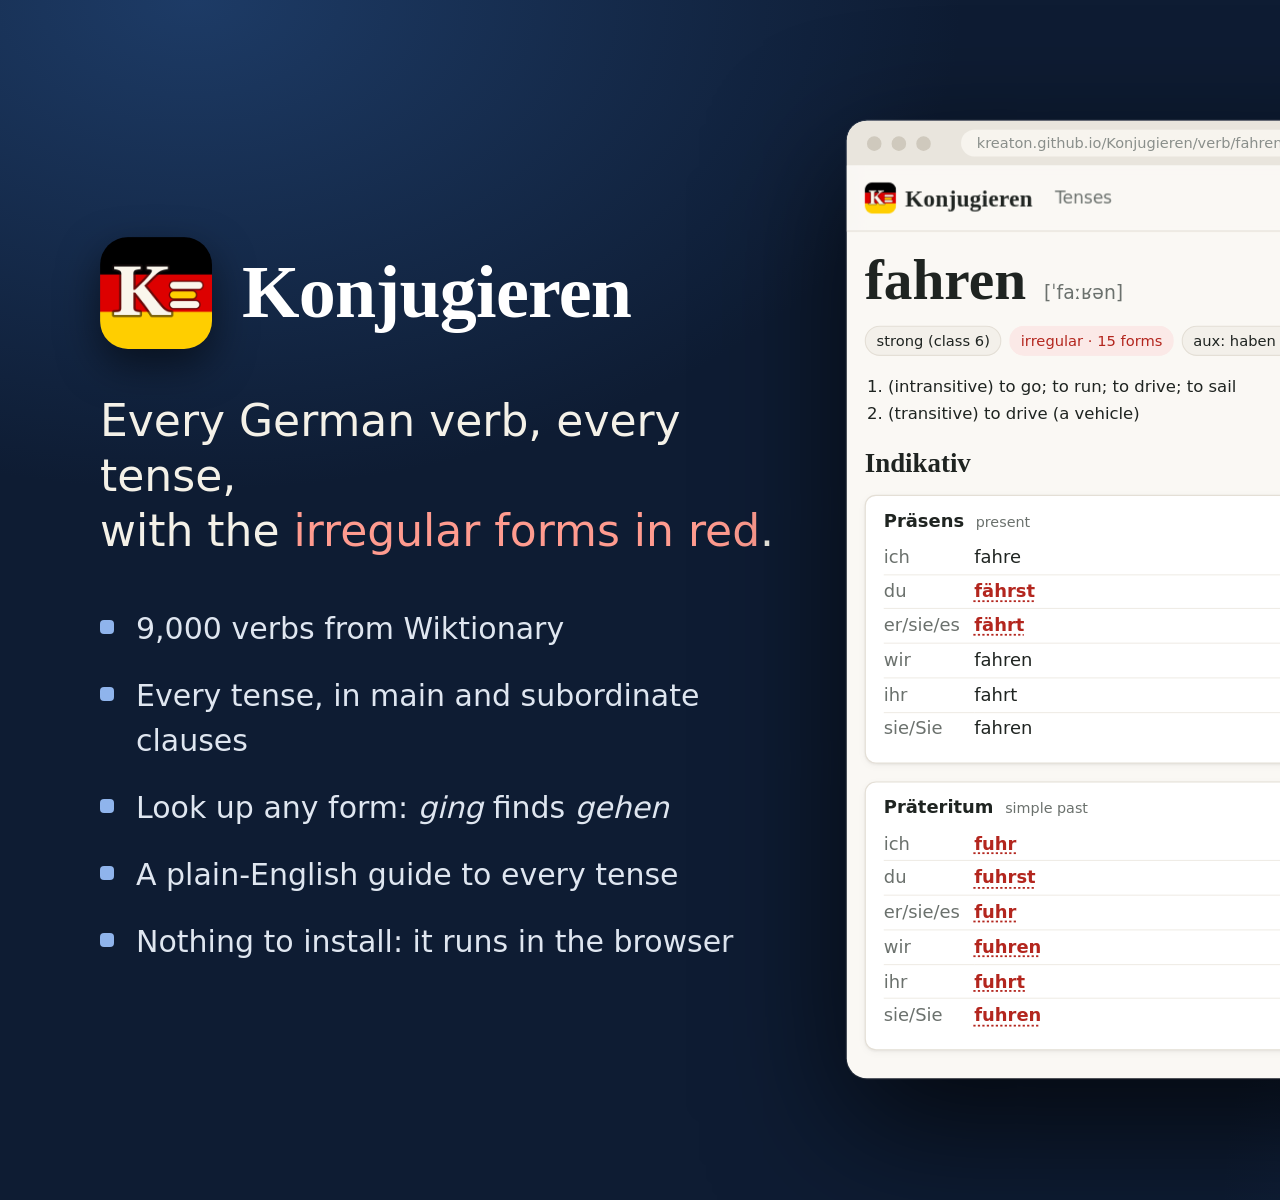
<file: tools/banner.html>
<!DOCTYPE html>
<!--
  The README banner (images/banner.png), 1920x1200. The window shows the app's own markup (a snapshot of
  /verb/fahren) styled by its own stylesheet.
  Render it with:  powershell -File tools\make-banner.ps1
-->
<html lang="en">
<head>
<meta charset="utf-8" />
<title>Konjugieren banner</title>
<link rel="stylesheet" href="../src/Konjugieren/wwwroot/css/app.css" />
<style>
    html, body { width: 1920px; height: 1200px; overflow: hidden; }
    body {
        margin: 0;
        background:
            radial-gradient(1000px 800px at 100% 100%, #3462a455, transparent 70%),
            radial-gradient(1100px 700px at 10% 0%, #1d3b66, transparent 70%),
            #0e1c33;
        display: flex;
        align-items: center;
        justify-content: space-between;
        padding: 0 110px 0 100px;
        box-sizing: border-box;
        color: #f4f1e8;
    }

    .pitch { max-width: 720px; color: #f4f1e8; }
    .pitch .brand { display: flex; align-items: center; gap: 30px; }
    .pitch .brand img { width: 112px; height: 112px; border-radius: 28px; box-shadow: 0 16px 40px #0008; }
    .pitch .brand h1 { margin: 0; font-family: var(--serif); font-size: 74px; font-weight: 700; letter-spacing: -0.01em; color: #fff; }
    .tagline { margin: 44px 0 0; font-size: 44px; line-height: 1.25; color: #f4f1e8; }
    .tagline em { font-style: normal; color: #ff9b8f; }

    .features { margin: 48px 0 0; padding: 0; list-style: none; display: grid; gap: 22px; }
    .features li { position: relative; padding-left: 36px; font-size: 30px; color: #dfe6f0; }
    .features li::before {
        content: ""; position: absolute; left: 0; top: 14px;
        width: 14px; height: 14px; border-radius: 4px; background: #8fb4ec;
    }

    .window {
        flex: none;
        width: 860px;
        border-radius: 18px;
        overflow: hidden;
        background: var(--bg);
        box-shadow: 0 40px 120px #000b, 0 0 0 1px #ffffff22;
        transform: scale(1.12);
        transform-origin: right center;
    }
    .chrome { height: 40px; display: flex; align-items: center; gap: 9px; padding: 0 18px; background: #e9e5dd; }
    .chrome i { width: 13px; height: 13px; border-radius: 50%; background: #cfc9bd; }
    .chrome span { margin-left: 18px; flex: 1; height: 24px; border-radius: 12px; background: #f7f4ee; font: 13px var(--font); color: #8a8f8b; line-height: 24px; padding-left: 14px; }
    .window { color: var(--text); }
    .window .topbar { position: static; padding: .6rem 16px; }
    .window .page { padding-top: .2rem; padding-bottom: 1.6rem; }
    .window .definitions { white-space: pre-line; font-size: .92rem; }
    .window .cards { grid-template-columns: repeat(2, 1fr); }
    .window .mood h2 { margin-top: 0; }
</style>
</head>
<body>
<section class="pitch">
    <div class="brand">
        <img src="../src/Konjugieren/wwwroot/icons/icon-512.png" alt="" />
        <h1>Konjugieren</h1>
    </div>
    <p class="tagline">Every German verb, every tense,<br />with the <em>irregular forms in red</em>.</p>
    <ul class="features">
        <li>9,000 verbs from Wiktionary</li>
        <li>Every tense, in main and subordinate clauses</li>
        <li>Look up any form: <i>ging</i> finds <i>gehen</i></li>
        <li>A plain-English guide to every tense</li>
        <li>Nothing to install: it runs in the browser</li>
    </ul>
</section>

<div class="window">
<div class="chrome"><i></i><i></i><i></i><span>kreaton.github.io/Konjugieren/verb/fahren</span></div>
<header class="topbar"><a class="brand" href=""><img src="../src/Konjugieren/wwwroot/icons/icon-192.png" width="28" height="28" alt="">
        <span>Konjugieren</span></a>
    <nav class="nav"><a href="" class="nav-link">Tenses</a></nav><div class="search compact"><input type="search" placeholder="Search verb…"></div></header>
<main class="page"><article class="verb">
<header class="verb-head"><div class="title-row"><h1 lang="de">fahren</h1><span class="ipa">[ˈfaːʁən]</span></div><div class="badges"><span class="badge">strong (class 6)</span><span class="badge irr">irregular · 15 forms</span><span class="badge">aux: haben / sein</span></div></header>
<ol class="definitions"><li>(intransitive) to go; to run; to drive; to sail</li><li>(transitive) to drive (a vehicle)</li></ol>
<section class="mood"><h2><a href="">Indikativ</a></h2>
<div class="cards">
<div class="card"><h3><a href="">Präsens</a> <small>present</small></h3>
<table><tr><th scope="row">ich</th><td lang="de"><span>fahre</span></td></tr><tr><th scope="row">du</th><td lang="de"><span class="irr">fährst</span></td></tr><tr><th scope="row">er/sie/es</th><td lang="de"><span class="irr">fährt</span></td></tr><tr><th scope="row">wir</th><td lang="de"><span>fahren</span></td></tr><tr><th scope="row">ihr</th><td lang="de"><span>fahrt</span></td></tr><tr><th scope="row">sie/Sie</th><td lang="de"><span>fahren</span></td></tr></table></div>
<div class="card compound"><h3><a href="">Perfekt</a> <small>present perfect</small></h3>
<table><tr><th scope="row">ich</th><td lang="de"><span>habe/bin </span><span class="irr">gefahren</span></td></tr><tr><th scope="row">du</th><td lang="de"><span>hast/bist </span><span class="irr">gefahren</span></td></tr><tr><th scope="row">er/sie/es</th><td lang="de"><span>hat/ist </span><span class="irr">gefahren</span></td></tr><tr><th scope="row">wir</th><td lang="de"><span>haben/sind </span><span class="irr">gefahren</span></td></tr><tr><th scope="row">ihr</th><td lang="de"><span>habt/seid </span><span class="irr">gefahren</span></td></tr><tr><th scope="row">sie/Sie</th><td lang="de"><span>haben/sind </span><span class="irr">gefahren</span></td></tr></table></div>
<div class="card"><h3><a href="">Präteritum</a> <small>simple past</small></h3>
<table><tr><th scope="row">ich</th><td lang="de"><span class="irr">fuhr</span></td></tr><tr><th scope="row">du</th><td lang="de"><span class="irr">fuhrst</span></td></tr><tr><th scope="row">er/sie/es</th><td lang="de"><span class="irr">fuhr</span></td></tr><tr><th scope="row">wir</th><td lang="de"><span class="irr">fuhren</span></td></tr><tr><th scope="row">ihr</th><td lang="de"><span class="irr">fuhrt</span></td></tr><tr><th scope="row">sie/Sie</th><td lang="de"><span class="irr">fuhren</span></td></tr></table></div>
<div class="card compound"><h3><a href="">Plusquamperfekt</a> <small>past perfect</small></h3>
<table><tr><th scope="row">ich</th><td lang="de"><span>hatte/war </span><span class="irr">gefahren</span></td></tr><tr><th scope="row">du</th><td lang="de"><span>hattest/warst </span><span class="irr">gefahren</span></td></tr><tr><th scope="row">er/sie/es</th><td lang="de"><span>hatte/war </span><span class="irr">gefahren</span></td></tr><tr><th scope="row">wir</th><td lang="de"><span>hatten/waren </span><span class="irr">gefahren</span></td></tr><tr><th scope="row">ihr</th><td lang="de"><span>hattet/wart </span><span class="irr">gefahren</span></td></tr><tr><th scope="row">sie/Sie</th><td lang="de"><span>hatten/waren </span><span class="irr">gefahren</span></td></tr></table></div>
</div></section>
</article></main>
</div>
</body>
</html>
</file>
<file: src/Konjugieren/wwwroot/css/app.css>
:root {
    --bg: #faf8f4;
    --surface: #ffffff;
    --surface-2: #f3f0ea;
    --text: #1f2421;
    --muted: #6b716d;
    --border: #e4dfd6;
    --accent: #24477a;
    --accent-soft: #e6edf7;
    --irr: #b3261e;
    --irr-soft: #fbe9e7;
    --warn-bg: #fff6dc;
    --warn-border: #edd28a;
    --shadow: 0 1px 2px rgba(31, 36, 33, .06), 0 2px 8px rgba(31, 36, 33, .04);
    --radius: 10px;
    --font: "Segoe UI", system-ui, -apple-system, Roboto, "Helvetica Neue", Arial, sans-serif;
    --serif: Georgia, "Iowan Old Style", "Times New Roman", serif;
    color-scheme: light;
}

@media (prefers-color-scheme: dark) {
    :root {
        --bg: #14161a;
        --surface: #1c1f24;
        --surface-2: #23272d;
        --text: #e6e9e7;
        --muted: #98a09b;
        --border: #31363e;
        --accent: #8fb4ec;
        --accent-soft: #1f2c40;
        --irr: #ff8a80;
        --irr-soft: #3b2120;
        --warn-bg: #3a3220;
        --warn-border: #6b5a2a;
        --shadow: none;
        color-scheme: dark;
    }
}

* { box-sizing: border-box; }

html, body {
    margin: 0;
    background: var(--bg);
    color: var(--text);
    font-family: var(--font);
    font-size: 16px;
    line-height: 1.5;
}

a { color: var(--accent); text-decoration: none; }
a:hover { text-decoration: underline; }

h1, h2, h3 { line-height: 1.2; }
h1:focus { outline: none; }

/* ---------- top bar ---------- */

.topbar {
    position: sticky;
    top: 0;
    z-index: 20;
    display: flex;
    align-items: center;
    gap: 1.25rem;
    padding: .6rem max(16px, calc((100vw - 1180px) / 2));
    background: color-mix(in srgb, var(--bg) 88%, transparent);
    backdrop-filter: blur(8px);
    border-bottom: 1px solid var(--border);
}

.brand {
    display: flex;
    align-items: center;
    gap: .5rem;
    font-family: var(--serif);
    font-size: 1.3rem;
    font-weight: 700;
    color: var(--text);
    letter-spacing: .01em;
}
.brand:hover { text-decoration: none; }
.brand img { border-radius: 7px; }

.nav-link { color: var(--muted); font-size: .95rem; white-space: nowrap; }
.nav-link:hover, .nav-link.active { color: var(--accent); }

.page {
    max-width: 1180px;
    margin: 0 auto;
    padding: 1.5rem 16px 3rem;
    min-height: 70vh;
}

.footer {
    max-width: 1180px;
    margin: 0 auto;
    padding: 1.5rem 16px 2.5rem;
    color: var(--muted);
    font-size: .85rem;
    border-top: 1px solid var(--border);
}
.footer p { margin: 0 0 .4rem; }

/* ---------- search ---------- */

.search { position: relative; width: 100%; max-width: 560px; }
.search.compact { max-width: 340px; margin-left: auto; }

.search input {
    width: 100%;
    font: inherit;
    font-size: 1.1rem;
    padding: .8rem 1rem;
    border: 1px solid var(--border);
    border-radius: var(--radius);
    background: var(--surface);
    color: var(--text);
    box-shadow: var(--shadow);
    outline: none;
}
.search.compact input { font-size: .95rem; padding: .45rem .75rem; box-shadow: none; }
.search input:focus { border-color: var(--accent); box-shadow: 0 0 0 3px var(--accent-soft); }

.suggestions {
    position: absolute;
    left: 0;
    right: 0;
    top: calc(100% + 4px);
    margin: 0;
    padding: .3rem;
    list-style: none;
    background: var(--surface);
    border: 1px solid var(--border);
    border-radius: var(--radius);
    box-shadow: 0 8px 24px rgba(0, 0, 0, .12);
    max-height: 60vh;
    overflow-y: auto;
}
.suggestions li {
    display: flex;
    align-items: baseline;
    gap: .6rem;
    padding: .4rem .6rem;
    border-radius: 6px;
    cursor: pointer;
}
.suggestions li.selected, .suggestions li:hover { background: var(--accent-soft); }
.suggestions .inf { font-weight: 600; }
.suggestions .hint { color: var(--muted); font-size: .85rem; }
.suggestions .group-label {
    cursor: default;
    color: var(--muted);
    font-size: .75rem;
    text-transform: uppercase;
    letter-spacing: .06em;
    padding-top: .6rem;
}
.suggestions .group-label:hover { background: none; }

.tag { font-size: .72rem; padding: .05rem .4rem; border-radius: 999px; margin-left: auto; }
.tag.irr { color: var(--irr); background: var(--irr-soft); }
.tag.muted { color: var(--muted); background: var(--surface-2); }

/* ---------- home ---------- */

.hero { padding: 2.5rem 0 1.5rem; }
.hero h1 { font-family: var(--serif); font-size: clamp(2rem, 5vw, 3rem); margin: 0 0 .6rem; }
.lede { color: var(--muted); max-width: 640px; margin: 0 0 1.4rem; font-size: 1.05rem; }
.hero-links { display: flex; flex-wrap: wrap; gap: .5rem 1.5rem; margin-top: .8rem; }
.link-button {
    background: none;
    border: 0;
    padding: 0;
    font: inherit;
    color: var(--accent);
    cursor: pointer;
}
.link-button:hover { text-decoration: underline; }

.quick h2, .extras h2 {
    font-size: .8rem;
    text-transform: uppercase;
    letter-spacing: .08em;
    color: var(--muted);
    margin: 2rem 0 .7rem;
}

.chips { display: flex; flex-wrap: wrap; gap: .45rem; }
.chip {
    display: inline-block;
    padding: .3rem .75rem;
    background: var(--surface);
    border: 1px solid var(--border);
    border-radius: 999px;
    color: var(--text);
    font-size: .95rem;
}
a.chip:hover { border-color: var(--accent); color: var(--accent); text-decoration: none; }
.chip small { color: var(--muted); margin-left: .2rem; }
.chip.plain { color: var(--muted); }

/* ---------- verb page ---------- */

.verb-head { margin: .5rem 0 1rem; }
.title-row { display: flex; align-items: baseline; flex-wrap: wrap; gap: .4rem 1rem; }
.verb-head h1 { font-family: var(--serif); font-size: clamp(2.2rem, 6vw, 3.2rem); margin: 0; }
.ipa { color: var(--muted); font-size: 1.05rem; }
.headword { color: var(--muted); margin: .2rem 0 0; font-style: italic; }

.badges { display: flex; flex-wrap: wrap; gap: .4rem; margin-top: .7rem; }
.badge {
    font-size: .82rem;
    padding: .15rem .6rem;
    border-radius: 999px;
    background: var(--surface-2);
    border: 1px solid var(--border);
}
.badge.irr { color: var(--irr); background: var(--irr-soft); border-color: transparent; }
.badge.reg { color: var(--accent); background: var(--accent-soft); border-color: transparent; }

.definitions { margin: 1rem 0 1.25rem; padding-left: 1.3rem; max-width: 760px; }
.definitions li { margin: .15rem 0; }

.notice {
    padding: .75rem 1rem;
    border-radius: var(--radius);
    background: var(--surface-2);
    border: 1px solid var(--border);
    margin: 1rem 0;
}
.notice.warn { background: var(--warn-bg); border-color: var(--warn-border); }
.notice.error { background: var(--irr-soft); border-color: var(--irr); }

.toolbar {
    display: flex;
    flex-wrap: wrap;
    align-items: center;
    gap: .5rem 1.25rem;
    padding: .6rem 0;
    margin: .5rem 0 1rem;
    border-top: 1px solid var(--border);
    border-bottom: 1px solid var(--border);
    font-size: .9rem;
}
.toolbar label { display: inline-flex; align-items: center; gap: .35rem; cursor: pointer; }
.toolbar input { accent-color: var(--accent); }
.legend { color: var(--muted); margin-left: auto; }

.irr {
    color: var(--irr);
    font-weight: 600;
    text-decoration: underline dotted;
    text-underline-offset: 3px;
}
.badge.irr, .tag.irr { font-weight: 400; text-decoration: none; }
.definitions + .more { margin: -.6rem 0 1.25rem 1.3rem; font-size: .9rem; }
.none { color: var(--muted); }
.variant { color: var(--muted); font-size: .9em; }
.variant .sep { margin: 0 .3rem; opacity: .6; }
.variant .note { font-size: .78em; font-style: italic; margin-left: .2rem; }

.nonfinite {
    display: grid;
    grid-template-columns: repeat(auto-fill, minmax(220px, 1fr));
    gap: .5rem 1.5rem;
    margin-bottom: .5rem;
}
.nf { padding: .4rem 0; border-bottom: 1px dashed var(--border); }
.nf-label { display: block; font-size: .75rem; text-transform: uppercase; letter-spacing: .06em; color: var(--muted); }

/* Headings link to the guide: look like headings, reveal the link on hover. */
.nf-label:hover, .mood h2 a:hover, .card h3 a:hover { color: var(--accent); text-decoration: underline dotted; text-underline-offset: 3px; }
.mood h2 a, .card h3 a { color: inherit; }
.nf-value { font-size: 1.05rem; }

.aux-note { color: var(--muted); font-size: .9rem; margin: .5rem 0 0; }

.mood h2 {
    font-family: var(--serif);
    font-size: 1.5rem;
    margin: 2rem 0 .8rem;
}

.cards {
    display: grid;
    grid-template-columns: repeat(auto-fill, minmax(255px, 1fr));
    gap: 1rem;
}

.card {
    background: var(--surface);
    border: 1px solid var(--border);
    border-radius: var(--radius);
    padding: .8rem 1rem .9rem;
    box-shadow: var(--shadow);
}
.card.compound { background: var(--surface-2); box-shadow: none; }
.card h3 { font-size: 1rem; margin: 0 0 .5rem; }
.card h3 small { font-weight: 400; color: var(--muted); font-size: .8rem; margin-left: .3rem; }

.card table { border-collapse: collapse; width: 100%; }
.card th {
    text-align: left;
    font-weight: 400;
    color: var(--muted);
    white-space: nowrap;
    padding: .18rem .8rem .18rem 0;
    vertical-align: baseline;
    width: 1%;
}
.card td { padding: .18rem 0; vertical-align: baseline; }
.card tr + tr th, .card tr + tr td { border-top: 1px solid color-mix(in srgb, var(--border) 60%, transparent); }
.footnote { font-size: .85rem; color: var(--muted); margin: .5rem 0 0; }

.extras { margin-top: 2rem; max-width: 760px; }
.extras p { margin: .3rem 0; }
.source { margin-top: 1rem !important; }

/* ---------- loading ---------- */

.db-loading { text-align: center; padding: 18vh 0; color: var(--muted); }
.spinner {
    width: 36px;
    height: 36px;
    margin: 0 auto 1rem;
    border: 3px solid var(--border);
    border-top-color: var(--accent);
    border-radius: 50%;
    animation: spin .8s linear infinite;
}
@keyframes spin { to { transform: rotate(360deg); } }

.loading-progress {
    position: absolute;
    display: block;
    width: 6rem;
    height: 6rem;
    inset: 20vh 0 auto 0;
    margin: 0 auto;
}
.loading-progress circle {
    fill: none;
    stroke: var(--border);
    stroke-width: .5rem;
    transform-origin: 50% 50%;
    transform: rotate(-90deg);
}
.loading-progress circle:last-child {
    stroke: var(--accent);
    stroke-dasharray: calc(3.141 * var(--blazor-load-percentage, 0%) * 0.8), 500%;
    transition: stroke-dasharray .05s ease-in-out;
}
.loading-progress-text {
    position: absolute;
    text-align: center;
    color: var(--muted);
    inset: calc(20vh + 2.4rem) 0 auto .2rem;
}
.loading-progress-text:after { content: var(--blazor-load-percentage-text, "Loading"); }

#blazor-error-ui {
    background: var(--warn-bg);
    color: var(--text);
    bottom: 0;
    box-shadow: 0 -1px 2px rgba(0, 0, 0, .2);
    display: none;
    left: 0;
    padding: .6rem 1.25rem .7rem;
    position: fixed;
    width: 100%;
    z-index: 1000;
}
#blazor-error-ui .dismiss { cursor: pointer; position: absolute; right: .75rem; top: .5rem; }

.blazor-error-boundary { background: var(--irr); padding: 1rem; color: white; }
.blazor-error-boundary::after { content: "An error has occurred."; }

/* ---------- guide ---------- */

.guide { max-width: 860px; }
.guide-head h1 { font-family: var(--serif); font-size: clamp(2rem, 5vw, 2.8rem); margin: .5rem 0 .6rem; }
[id] { scroll-margin-top: 4.5rem; }

.toc { display: flex; flex-wrap: wrap; gap: .4rem; margin: 1rem 0 0; }
.toc a {
    padding: .25rem .7rem;
    border: 1px solid var(--border);
    border-radius: 999px;
    background: var(--surface);
    color: var(--text);
    font-size: .9rem;
}
.toc a:hover { border-color: var(--accent); color: var(--accent); text-decoration: none; }

.guide-section { margin-top: 2.5rem; }
.guide-section h2 { font-family: var(--serif); font-size: 1.7rem; margin: 0 0 .5rem; }
.guide-section h2 small, .tense-guide h3 small { font-family: var(--font); font-weight: 400; color: var(--muted); font-size: .9rem; margin-left: .4rem; }
.mood-intro { color: var(--muted); margin: 0 0 1rem; }

.facts dt { font-weight: 600; margin-top: 1rem; }
.facts dd { margin: .2rem 0 0; }

.tense-guide {
    background: var(--surface);
    border: 1px solid var(--border);
    border-radius: var(--radius);
    padding: 1rem 1.2rem;
    margin: 1rem 0;
    box-shadow: var(--shadow);
}
.tense-guide.compound { background: var(--surface-2); box-shadow: none; }
.tense-guide h3 { font-size: 1.15rem; margin: 0 0 .5rem; }
.tense-guide p { margin: .4rem 0; }

.endings { border-collapse: collapse; margin: .6rem 0; font-size: .95rem; }
.endings th, .endings td { padding: .2rem 1.2rem .2rem 0; text-align: left; }
.endings thead th { color: var(--muted); font-weight: 400; font-style: italic; border-bottom: 1px solid var(--border); }
.endings tbody th { color: var(--muted); font-weight: 400; }
.endings b { color: var(--accent); }

.examples { margin: .6rem 0 0; padding-left: 1.1rem; }
.examples li { margin: .2rem 0; }
.examples .en { color: var(--muted); }
.examples .en::before { content: "— "; }
.see { font-size: .9rem; color: var(--muted); }
.see .comma:last-child { display: none; }

@media (max-width: 640px) {
    .brand span { display: none; }
    .topbar { gap: .75rem; }
    .search.compact { max-width: none; }
    .legend { margin-left: 0; }
    .cards { grid-template-columns: 1fr; }
}
</file>
